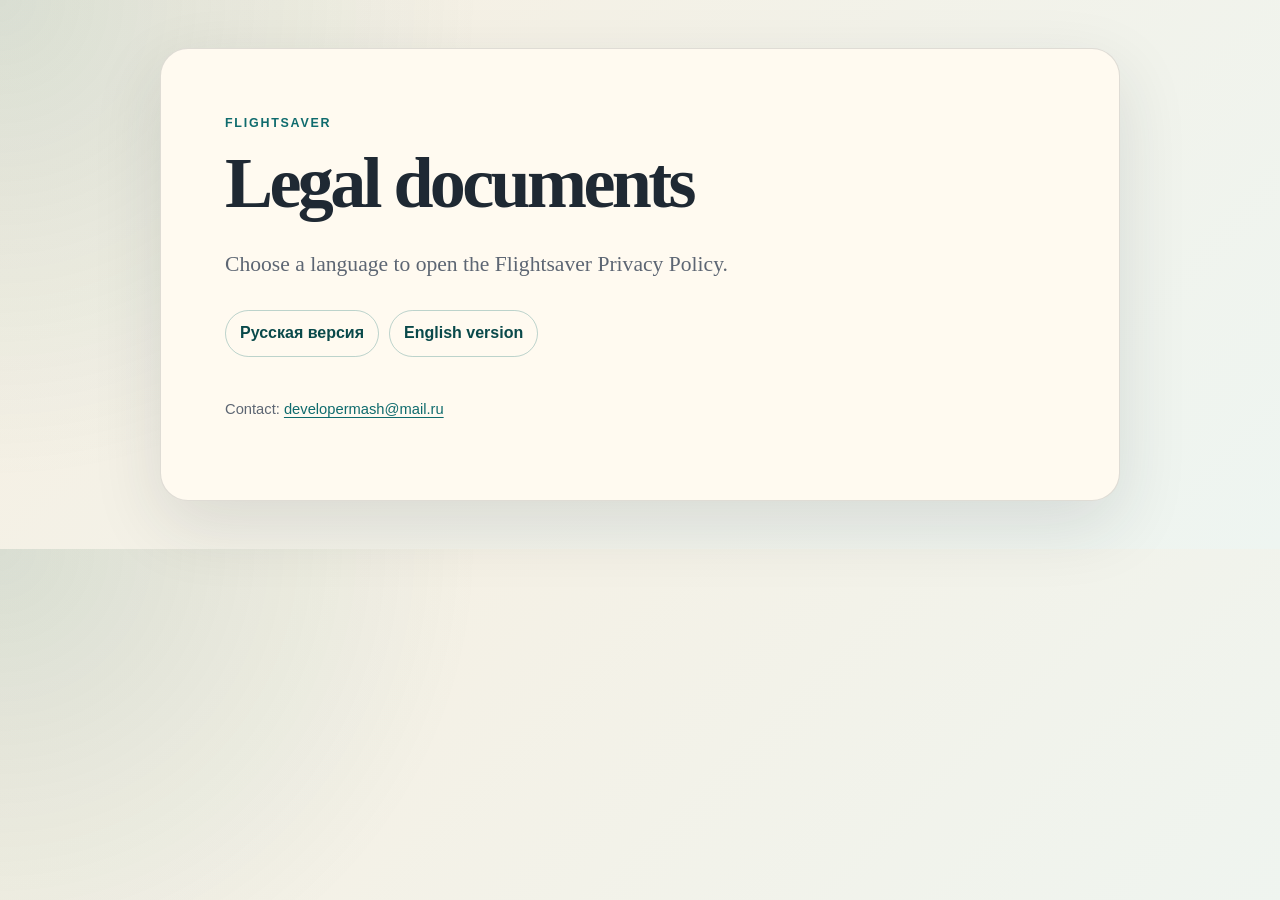
<file: index.html>
<!doctype html>
<html lang="en">
<head>
    <meta charset="utf-8">
    <meta name="viewport" content="width=device-width, initial-scale=1">
    <title>Flightsaver Legal Documents</title>
    <meta name="description" content="Flightsaver privacy policy in English and Russian.">
    <link rel="stylesheet" href="assets/styles.css">
</head>
<body>
    <main class="page">
        <article class="document">
            <p class="eyebrow">Flightsaver</p>
            <h1>Legal documents</h1>
            <p class="lead">Choose a language to open the Flightsaver Privacy Policy.</p>
            <nav class="language-switch" aria-label="Language">
                <a href="privacy/ru/">Русская версия</a>
                <a href="privacy/en/">English version</a>
            </nav>
            <p class="footer">Contact: <a href="mailto:developermash@mail.ru">developermash@mail.ru</a></p>
        </article>
    </main>
</body>
</html>
</file>
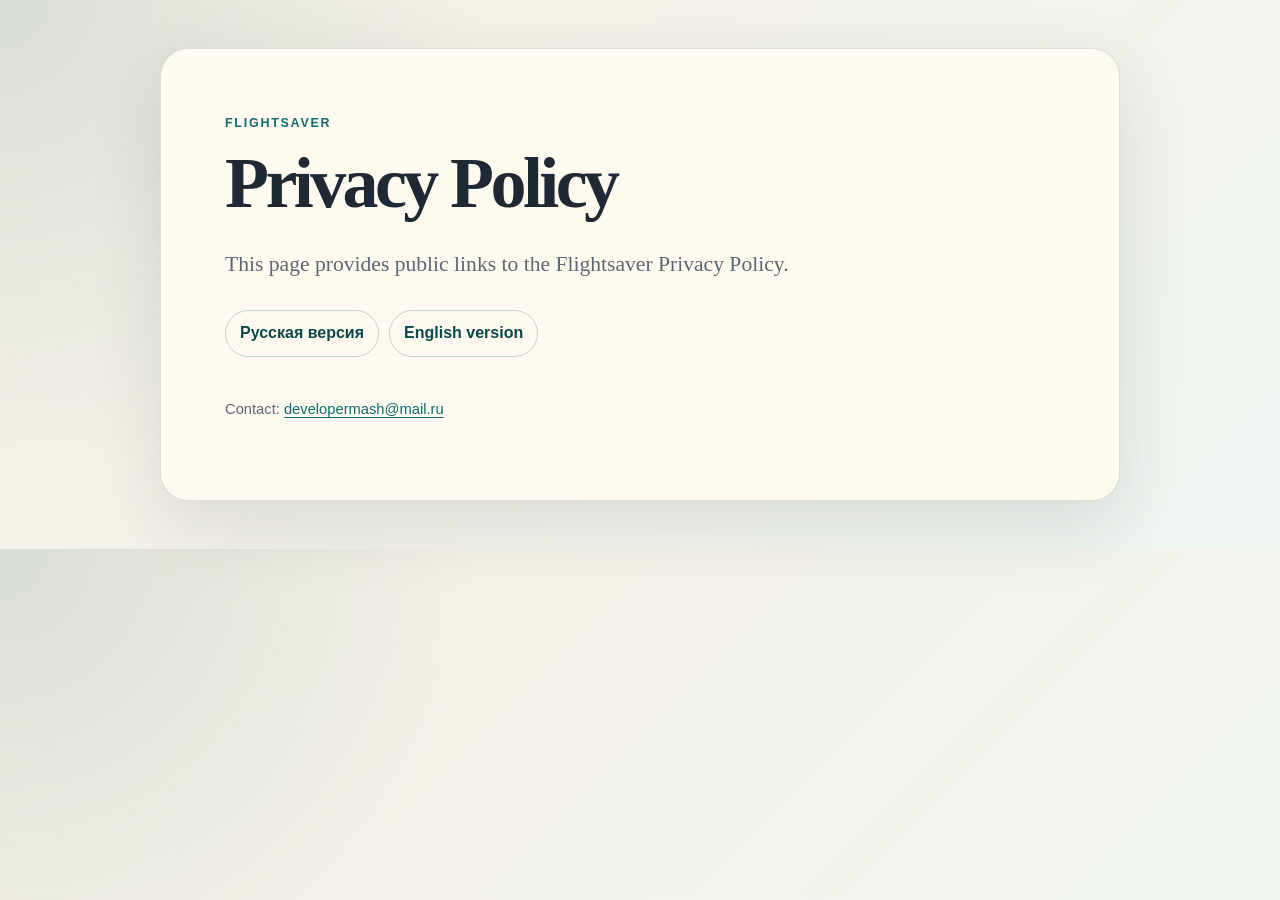
<file: privacy/index.html>
<!doctype html>
<html lang="en">
<head>
    <meta charset="utf-8">
    <meta name="viewport" content="width=device-width, initial-scale=1">
    <title>Flightsaver Privacy Policy</title>
    <meta name="description" content="Flightsaver privacy policy in English and Russian.">
    <link rel="stylesheet" href="../assets/styles.css">
</head>
<body>
    <main class="page">
        <article class="document">
            <p class="eyebrow">Flightsaver</p>
            <h1>Privacy Policy</h1>
            <p class="lead">This page provides public links to the Flightsaver Privacy Policy.</p>
            <nav class="language-switch" aria-label="Language">
                <a href="ru/">Русская версия</a>
                <a href="en/">English version</a>
            </nav>
            <p class="footer">Contact: <a href="mailto:developermash@mail.ru">developermash@mail.ru</a></p>
        </article>
    </main>
</body>
</html>
</file>
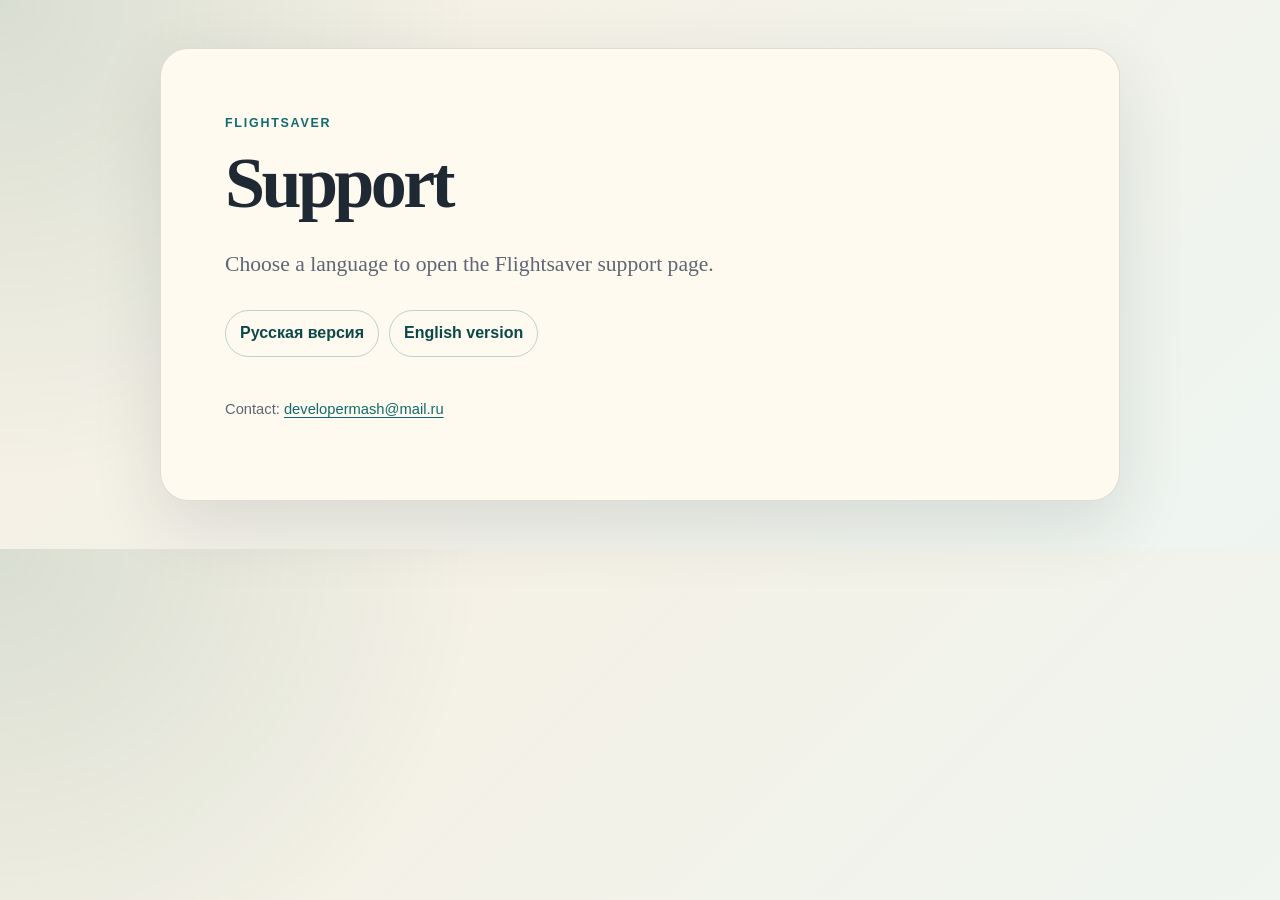
<file: support/index.html>
<!doctype html>
<html lang="en">
<head>
    <meta charset="utf-8">
    <meta name="viewport" content="width=device-width, initial-scale=1">
    <title>Flightsaver Support</title>
    <meta name="description" content="Flightsaver support page in English and Russian.">
    <link rel="stylesheet" href="../assets/styles.css">
</head>
<body>
    <main class="page">
        <article class="document">
            <p class="eyebrow">Flightsaver</p>
            <h1>Support</h1>
            <p class="lead">Choose a language to open the Flightsaver support page.</p>
            <nav class="language-switch" aria-label="Language">
                <a href="ru/">Русская версия</a>
                <a href="en/">English version</a>
            </nav>
            <p class="footer">Contact: <a href="mailto:developermash@mail.ru">developermash@mail.ru</a></p>
        </article>
    </main>
</body>
</html>
</file>
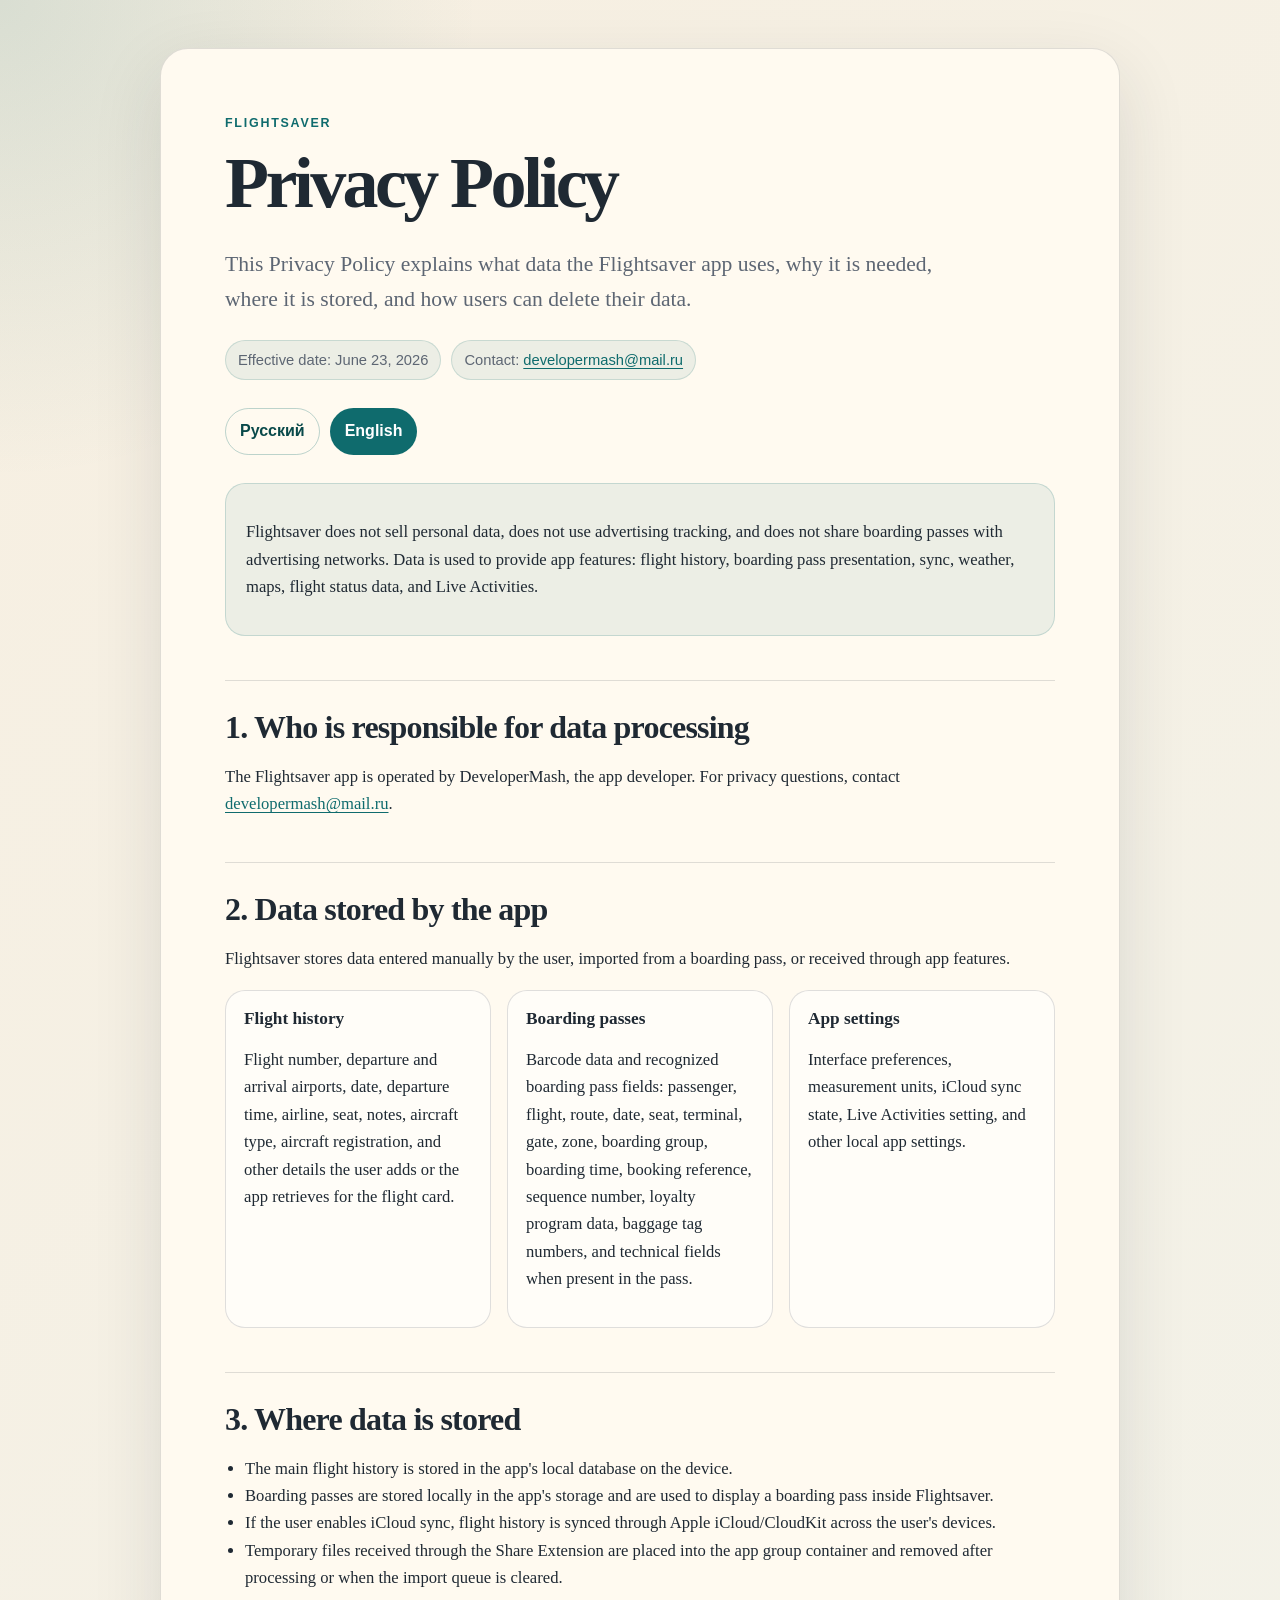
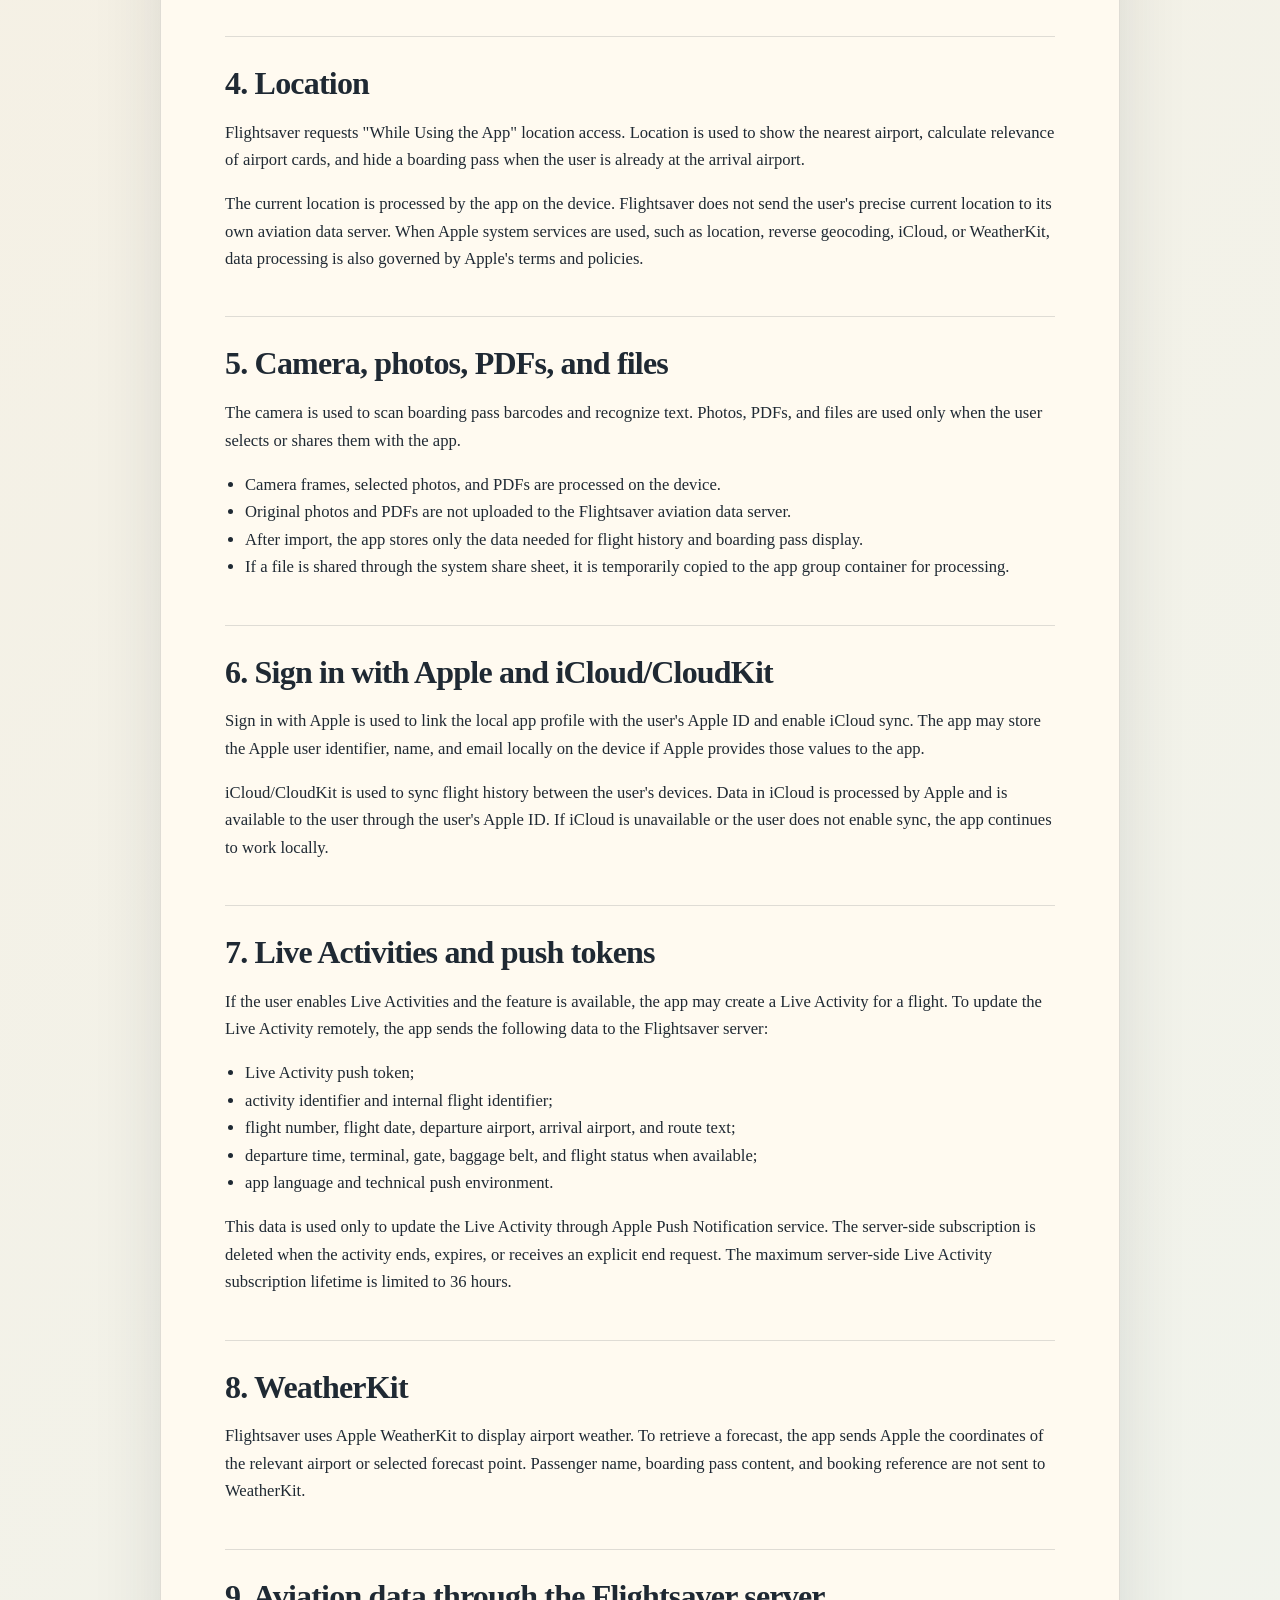
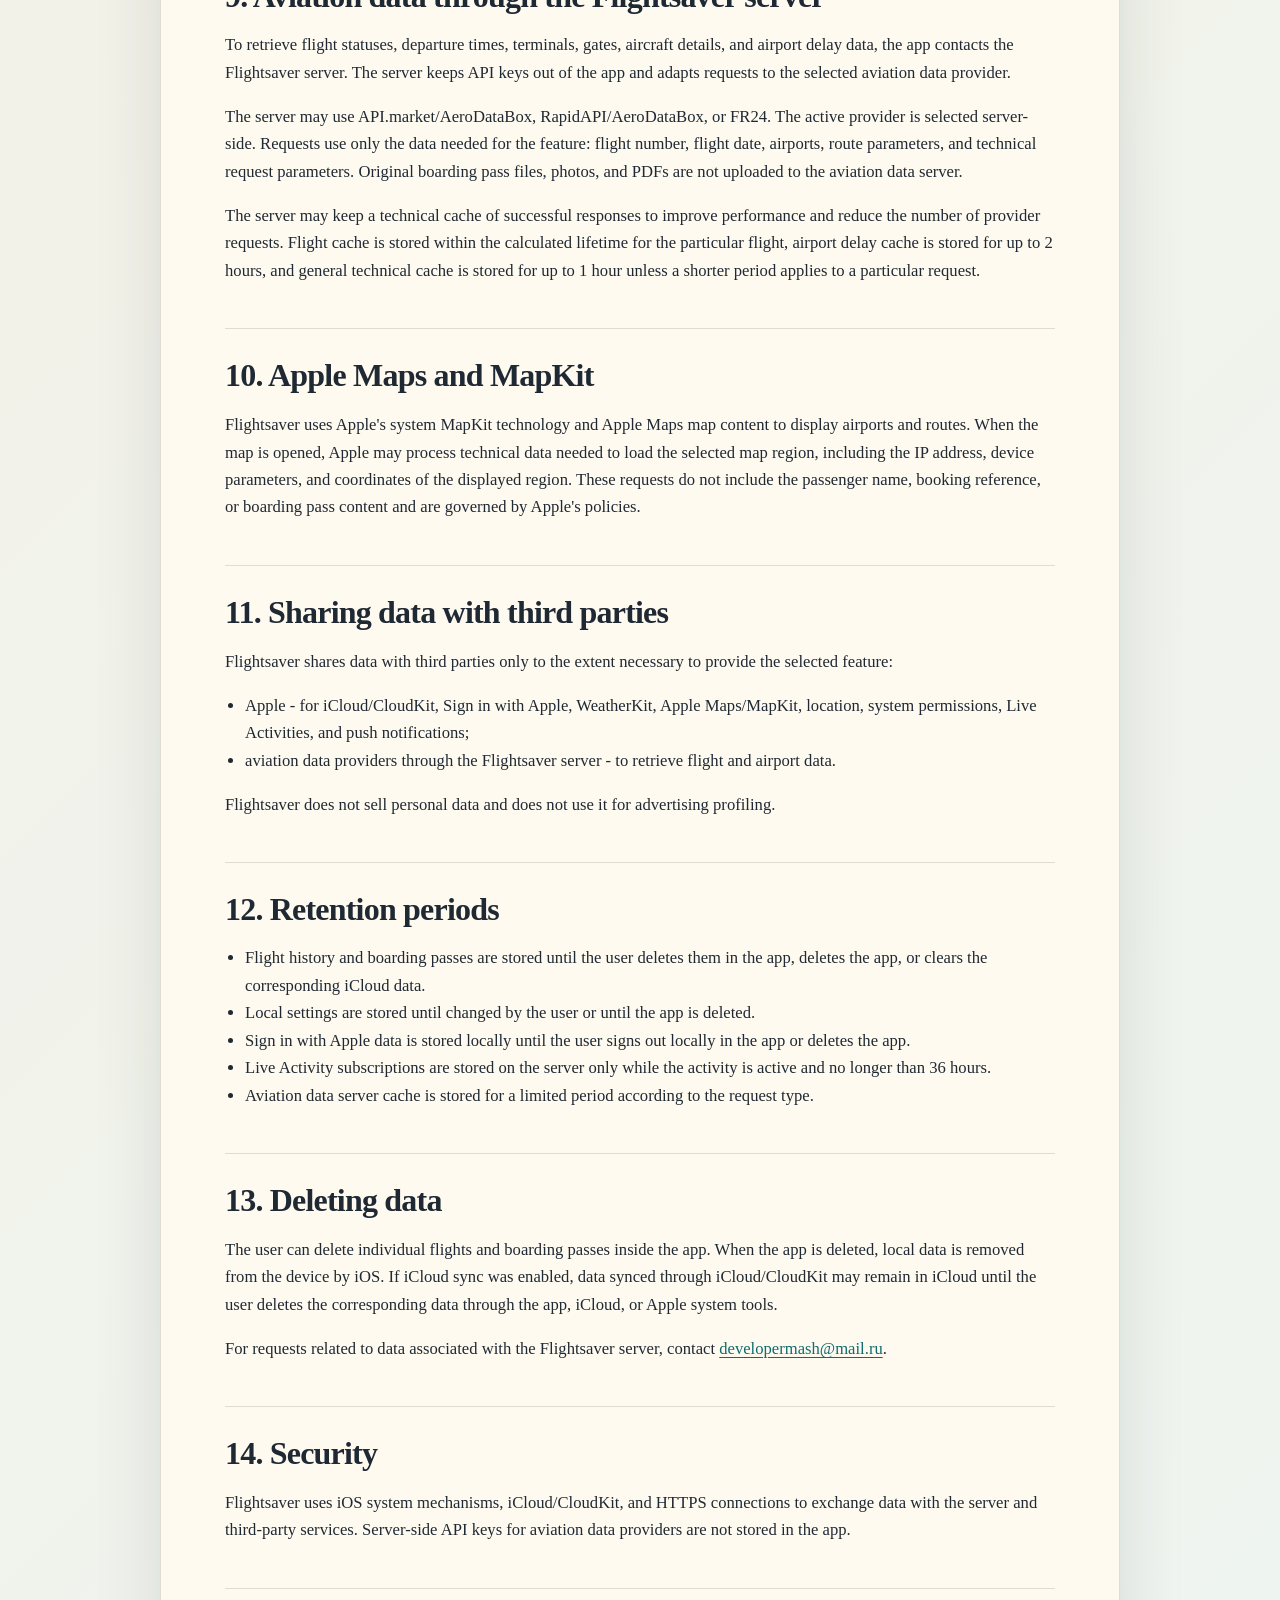
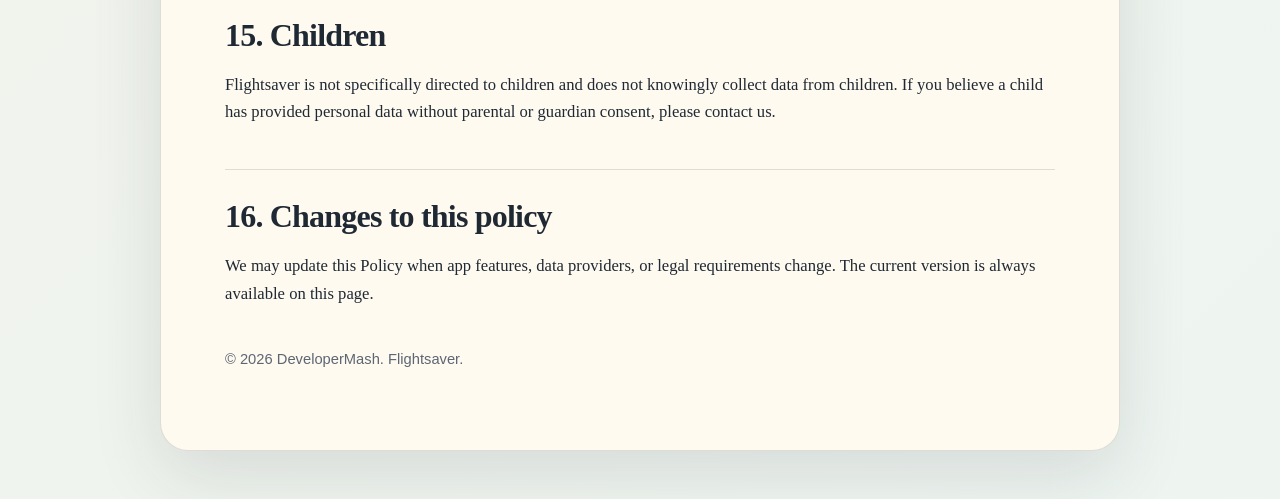
<file: privacy/en/index.html>
<!doctype html>
<html lang="en">
<head>
    <meta charset="utf-8">
    <meta name="viewport" content="width=device-width, initial-scale=1">
    <title>Flightsaver Privacy Policy</title>
    <meta name="description" content="Privacy Policy for the Flightsaver mobile app.">
    <link rel="stylesheet" href="../../assets/styles.css">
</head>
<body>
    <main class="page">
        <article class="document">
            <p class="eyebrow">Flightsaver</p>
            <h1>Privacy Policy</h1>
            <p class="lead">This Privacy Policy explains what data the Flightsaver app uses, why it is needed, where it is stored, and how users can delete their data.</p>
            <div class="meta">
                <span>Effective date: June 23, 2026</span>
                <span>Contact: <a href="mailto:developermash@mail.ru">developermash@mail.ru</a></span>
            </div>
            <nav class="language-switch" aria-label="Language">
                <a href="../ru/">Русский</a>
                <a href="./" aria-current="page">English</a>
            </nav>

            <section class="notice">
                <p>Flightsaver does not sell personal data, does not use advertising tracking, and does not share boarding passes with advertising networks. Data is used to provide app features: flight history, boarding pass presentation, sync, weather, maps, flight status data, and Live Activities.</p>
            </section>

            <section>
                <h2>1. Who is responsible for data processing</h2>
                <p>The Flightsaver app is operated by DeveloperMash, the app developer. For privacy questions, contact <a href="mailto:developermash@mail.ru">developermash@mail.ru</a>.</p>
            </section>

            <section>
                <h2>2. Data stored by the app</h2>
                <p>Flightsaver stores data entered manually by the user, imported from a boarding pass, or received through app features.</p>
                <div class="section-grid">
                    <div class="card">
                        <h3>Flight history</h3>
                        <p>Flight number, departure and arrival airports, date, departure time, airline, seat, notes, aircraft type, aircraft registration, and other details the user adds or the app retrieves for the flight card.</p>
                    </div>
                    <div class="card">
                        <h3>Boarding passes</h3>
                        <p>Barcode data and recognized boarding pass fields: passenger, flight, route, date, seat, terminal, gate, zone, boarding group, boarding time, booking reference, sequence number, loyalty program data, baggage tag numbers, and technical fields when present in the pass.</p>
                    </div>
                    <div class="card">
                        <h3>App settings</h3>
                        <p>Interface preferences, measurement units, iCloud sync state, Live Activities setting, and other local app settings.</p>
                    </div>
                </div>
            </section>

            <section>
                <h2>3. Where data is stored</h2>
                <ul>
                    <li>The main flight history is stored in the app's local database on the device.</li>
                    <li>Boarding passes are stored locally in the app's storage and are used to display a boarding pass inside Flightsaver.</li>
                    <li>If the user enables iCloud sync, flight history is synced through Apple iCloud/CloudKit across the user's devices.</li>
                    <li>Temporary files received through the Share Extension are placed into the app group container and removed after processing or when the import queue is cleared.</li>
                </ul>
            </section>

            <section>
                <h2>4. Location</h2>
                <p>Flightsaver requests "While Using the App" location access. Location is used to show the nearest airport, calculate relevance of airport cards, and hide a boarding pass when the user is already at the arrival airport.</p>
                <p>The current location is processed by the app on the device. Flightsaver does not send the user's precise current location to its own aviation data server. When Apple system services are used, such as location, reverse geocoding, iCloud, or WeatherKit, data processing is also governed by Apple's terms and policies.</p>
            </section>

            <section>
                <h2>5. Camera, photos, PDFs, and files</h2>
                <p>The camera is used to scan boarding pass barcodes and recognize text. Photos, PDFs, and files are used only when the user selects or shares them with the app.</p>
                <ul>
                    <li>Camera frames, selected photos, and PDFs are processed on the device.</li>
                    <li>Original photos and PDFs are not uploaded to the Flightsaver aviation data server.</li>
                    <li>After import, the app stores only the data needed for flight history and boarding pass display.</li>
                    <li>If a file is shared through the system share sheet, it is temporarily copied to the app group container for processing.</li>
                </ul>
            </section>

            <section>
                <h2>6. Sign in with Apple and iCloud/CloudKit</h2>
                <p>Sign in with Apple is used to link the local app profile with the user's Apple ID and enable iCloud sync. The app may store the Apple user identifier, name, and email locally on the device if Apple provides those values to the app.</p>
                <p>iCloud/CloudKit is used to sync flight history between the user's devices. Data in iCloud is processed by Apple and is available to the user through the user's Apple ID. If iCloud is unavailable or the user does not enable sync, the app continues to work locally.</p>
            </section>

            <section>
                <h2>7. Live Activities and push tokens</h2>
                <p>If the user enables Live Activities and the feature is available, the app may create a Live Activity for a flight. To update the Live Activity remotely, the app sends the following data to the Flightsaver server:</p>
                <ul>
                    <li>Live Activity push token;</li>
                    <li>activity identifier and internal flight identifier;</li>
                    <li>flight number, flight date, departure airport, arrival airport, and route text;</li>
                    <li>departure time, terminal, gate, baggage belt, and flight status when available;</li>
                    <li>app language and technical push environment.</li>
                </ul>
                <p>This data is used only to update the Live Activity through Apple Push Notification service. The server-side subscription is deleted when the activity ends, expires, or receives an explicit end request. The maximum server-side Live Activity subscription lifetime is limited to 36 hours.</p>
            </section>

            <section>
                <h2>8. WeatherKit</h2>
                <p>Flightsaver uses Apple WeatherKit to display airport weather. To retrieve a forecast, the app sends Apple the coordinates of the relevant airport or selected forecast point. Passenger name, boarding pass content, and booking reference are not sent to WeatherKit.</p>
            </section>

            <section>
                <h2>9. Aviation data through the Flightsaver server</h2>
                <p>To retrieve flight statuses, departure times, terminals, gates, aircraft details, and airport delay data, the app contacts the Flightsaver server. The server keeps API keys out of the app and adapts requests to the selected aviation data provider.</p>
                <p>The server may use API.market/AeroDataBox, RapidAPI/AeroDataBox, or FR24. The active provider is selected server-side. Requests use only the data needed for the feature: flight number, flight date, airports, route parameters, and technical request parameters. Original boarding pass files, photos, and PDFs are not uploaded to the aviation data server.</p>
                <p>The server may keep a technical cache of successful responses to improve performance and reduce the number of provider requests. Flight cache is stored within the calculated lifetime for the particular flight, airport delay cache is stored for up to 2 hours, and general technical cache is stored for up to 1 hour unless a shorter period applies to a particular request.</p>
            </section>

            <section>
                <h2>10. Apple Maps and MapKit</h2>
                <p>Flightsaver uses Apple's system MapKit technology and Apple Maps map content to display airports and routes. When the map is opened, Apple may process technical data needed to load the selected map region, including the IP address, device parameters, and coordinates of the displayed region. These requests do not include the passenger name, booking reference, or boarding pass content and are governed by Apple's policies.</p>
            </section>

            <section>
                <h2>11. Sharing data with third parties</h2>
                <p>Flightsaver shares data with third parties only to the extent necessary to provide the selected feature:</p>
                <ul>
                    <li>Apple - for iCloud/CloudKit, Sign in with Apple, WeatherKit, Apple Maps/MapKit, location, system permissions, Live Activities, and push notifications;</li>
                    <li>aviation data providers through the Flightsaver server - to retrieve flight and airport data.</li>
                </ul>
                <p>Flightsaver does not sell personal data and does not use it for advertising profiling.</p>
            </section>

            <section>
                <h2>12. Retention periods</h2>
                <ul>
                    <li>Flight history and boarding passes are stored until the user deletes them in the app, deletes the app, or clears the corresponding iCloud data.</li>
                    <li>Local settings are stored until changed by the user or until the app is deleted.</li>
                    <li>Sign in with Apple data is stored locally until the user signs out locally in the app or deletes the app.</li>
                    <li>Live Activity subscriptions are stored on the server only while the activity is active and no longer than 36 hours.</li>
                    <li>Aviation data server cache is stored for a limited period according to the request type.</li>
                </ul>
            </section>

            <section>
                <h2>13. Deleting data</h2>
                <p>The user can delete individual flights and boarding passes inside the app. When the app is deleted, local data is removed from the device by iOS. If iCloud sync was enabled, data synced through iCloud/CloudKit may remain in iCloud until the user deletes the corresponding data through the app, iCloud, or Apple system tools.</p>
                <p>For requests related to data associated with the Flightsaver server, contact <a href="mailto:developermash@mail.ru">developermash@mail.ru</a>.</p>
            </section>

            <section>
                <h2>14. Security</h2>
                <p>Flightsaver uses iOS system mechanisms, iCloud/CloudKit, and HTTPS connections to exchange data with the server and third-party services. Server-side API keys for aviation data providers are not stored in the app.</p>
            </section>

            <section>
                <h2>15. Children</h2>
                <p>Flightsaver is not specifically directed to children and does not knowingly collect data from children. If you believe a child has provided personal data without parental or guardian consent, please contact us.</p>
            </section>

            <section>
                <h2>16. Changes to this policy</h2>
                <p>We may update this Policy when app features, data providers, or legal requirements change. The current version is always available on this page.</p>
            </section>

            <p class="footer">© 2026 DeveloperMash. Flightsaver.</p>
        </article>
    </main>
</body>
</html>
</file>
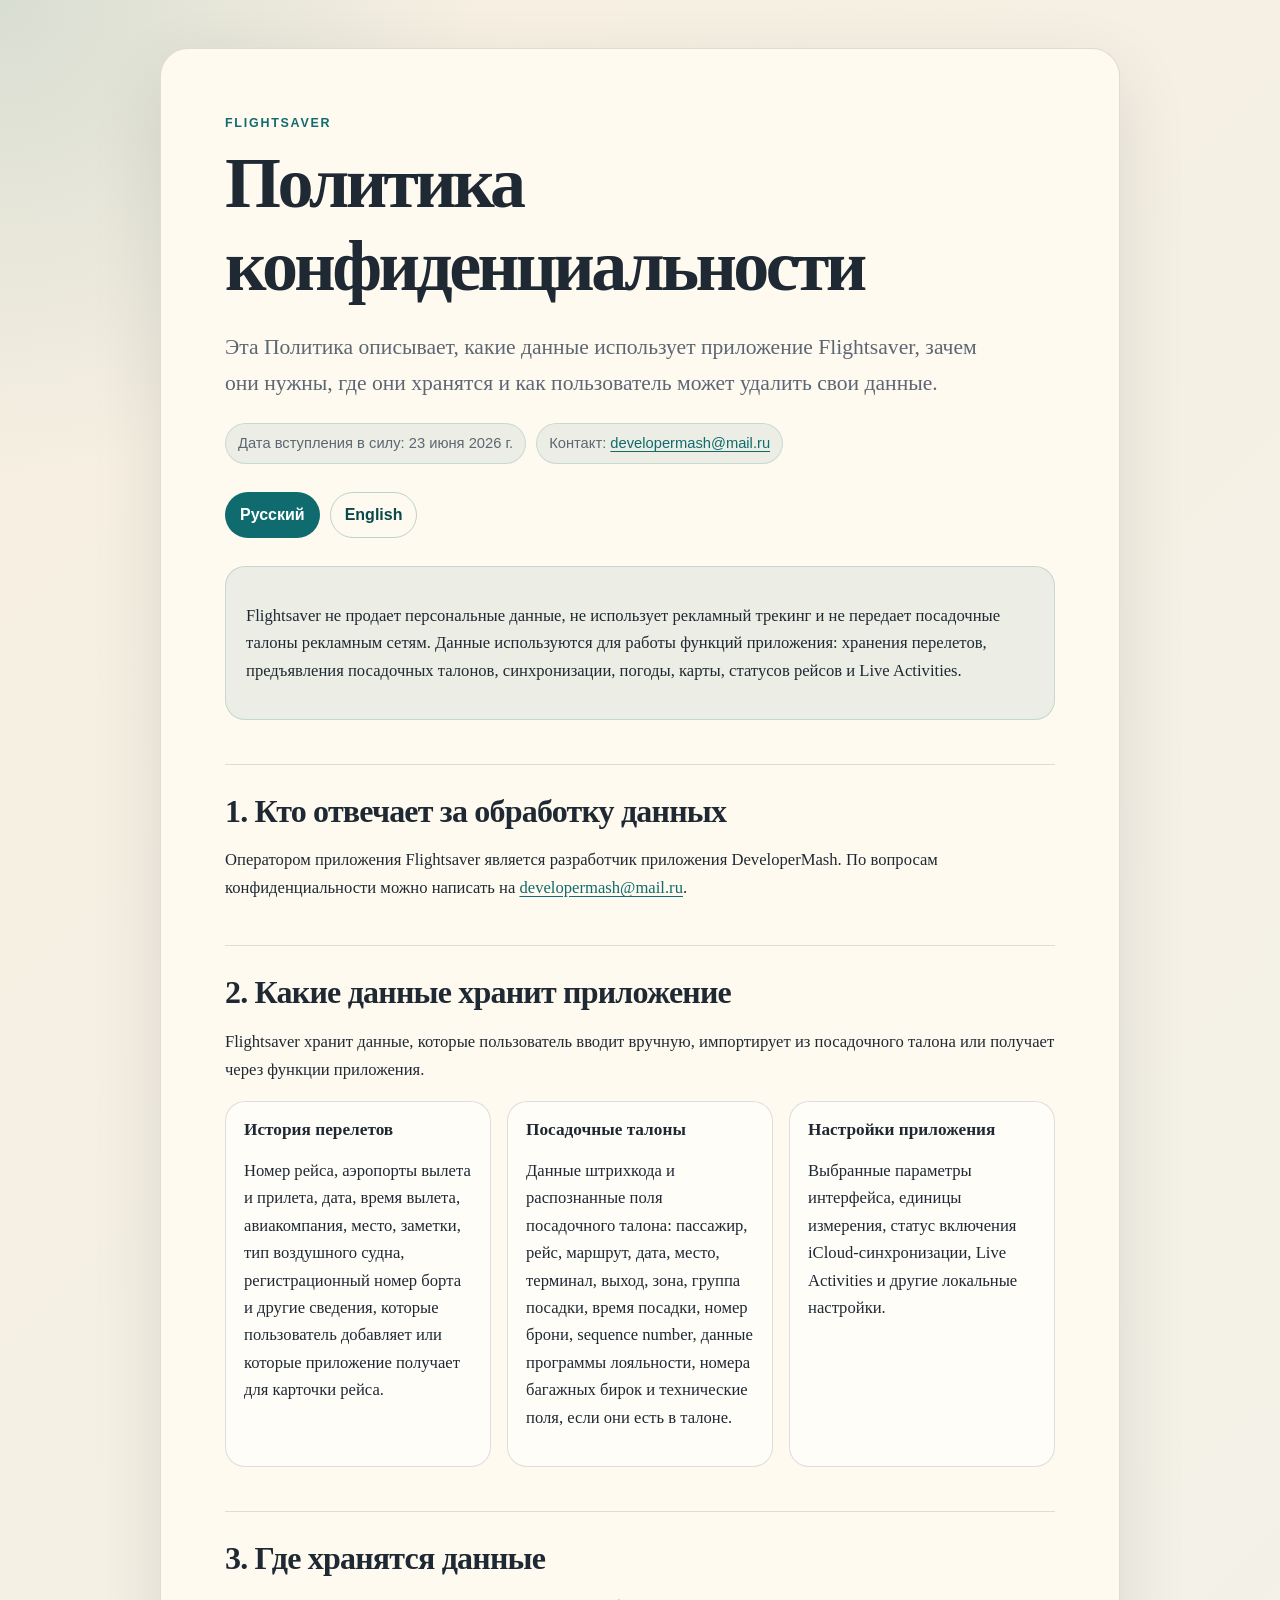
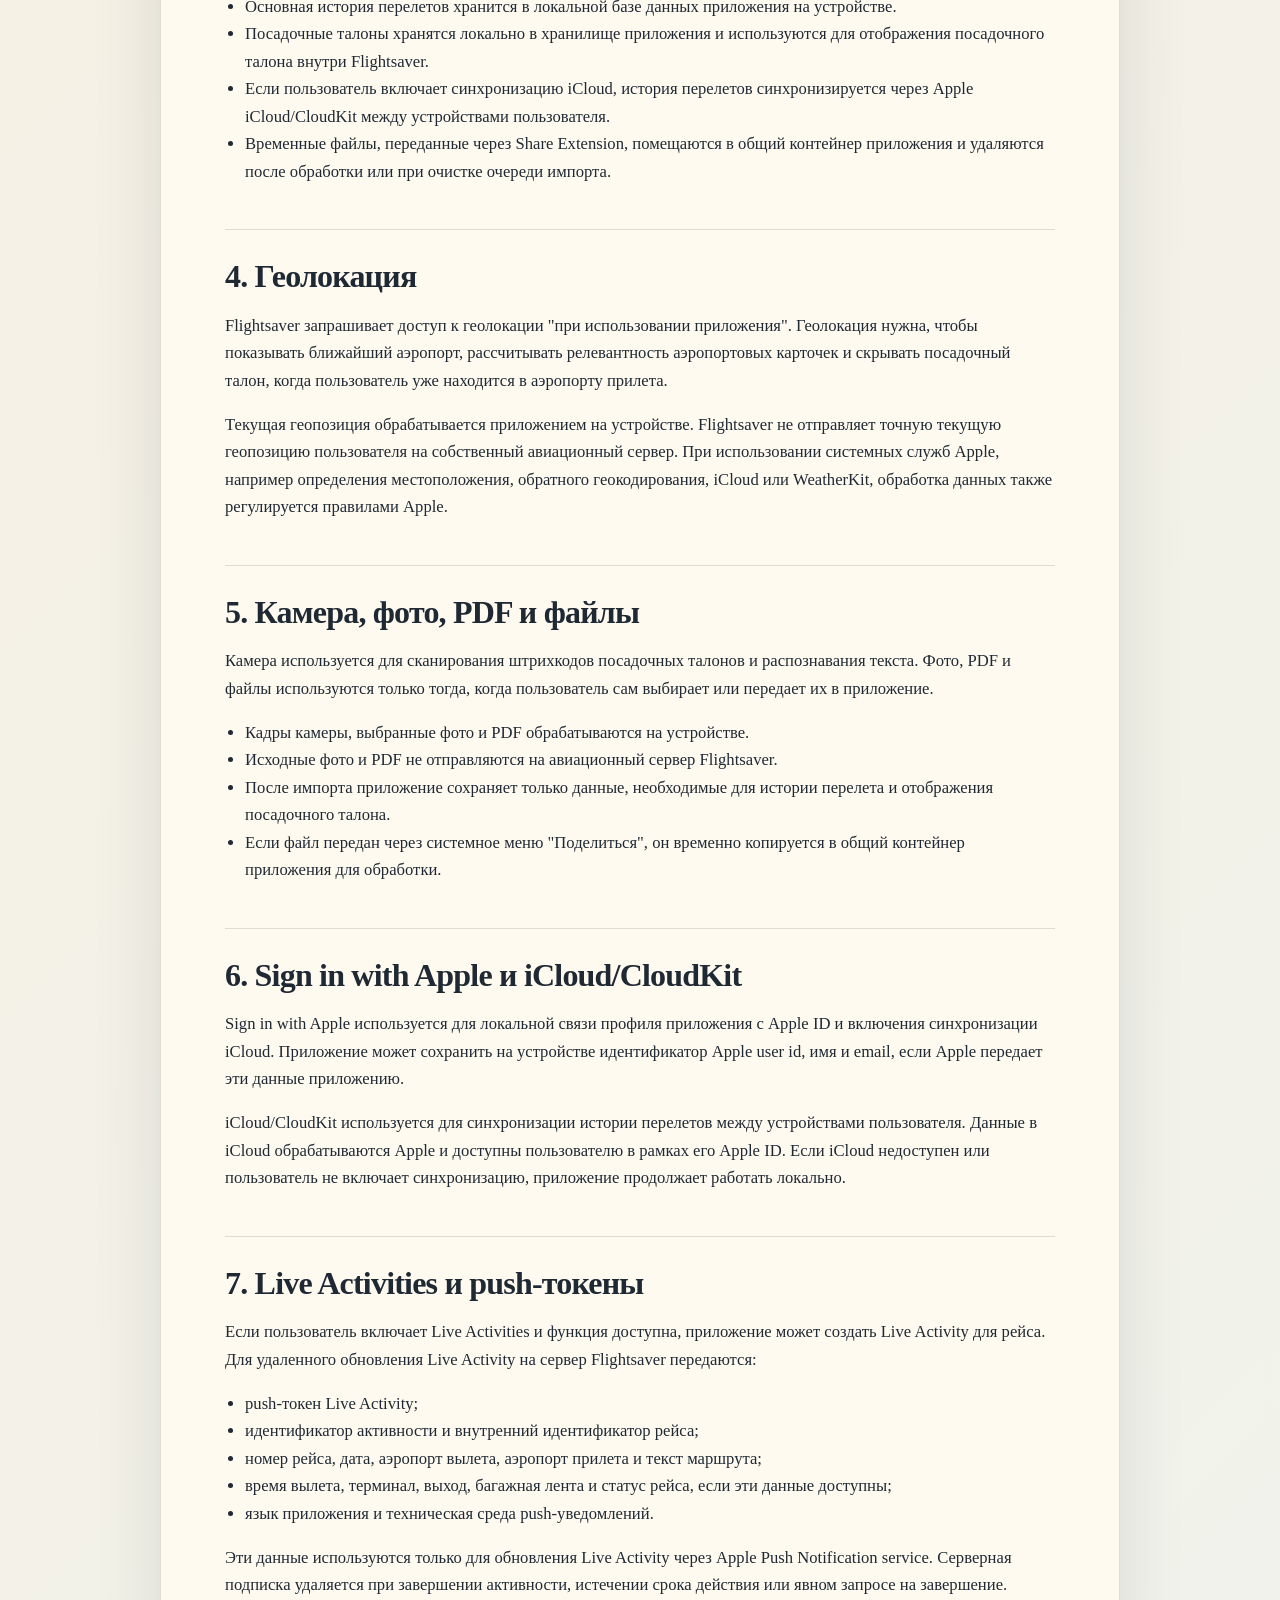
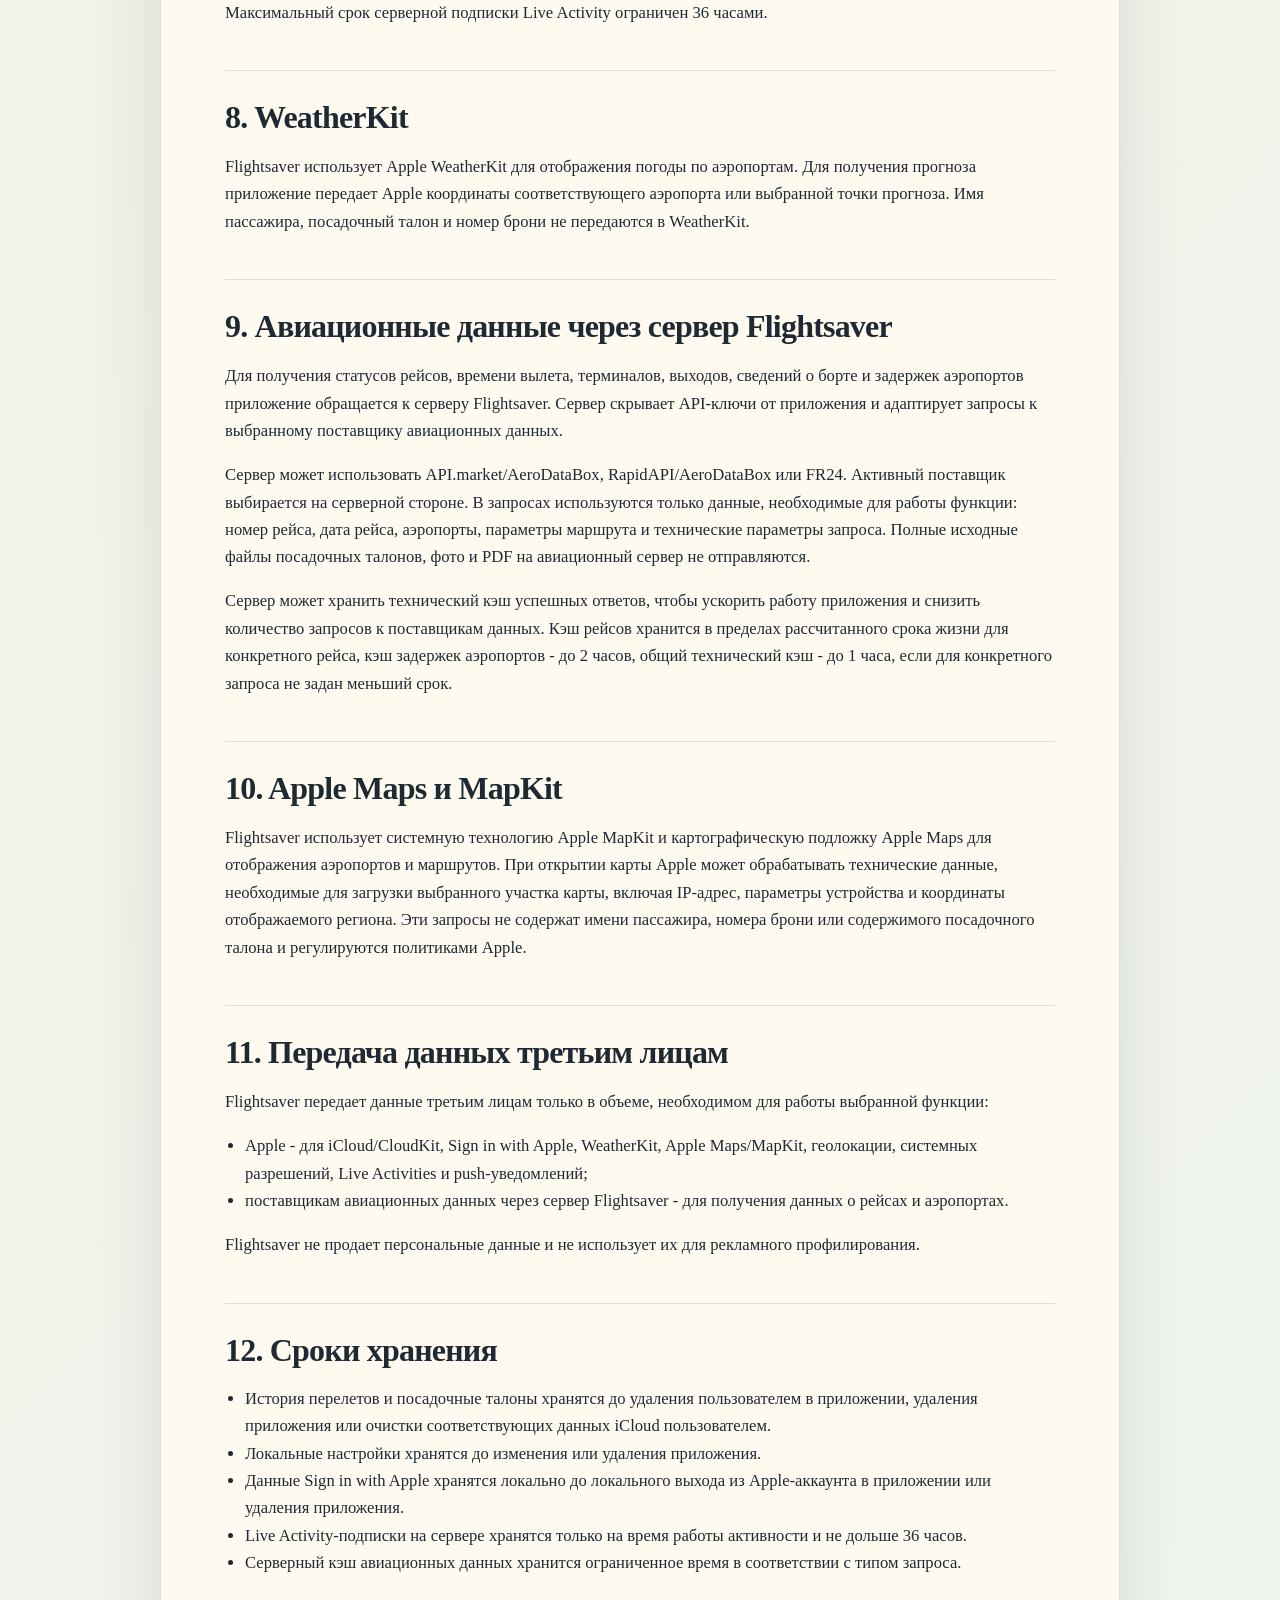
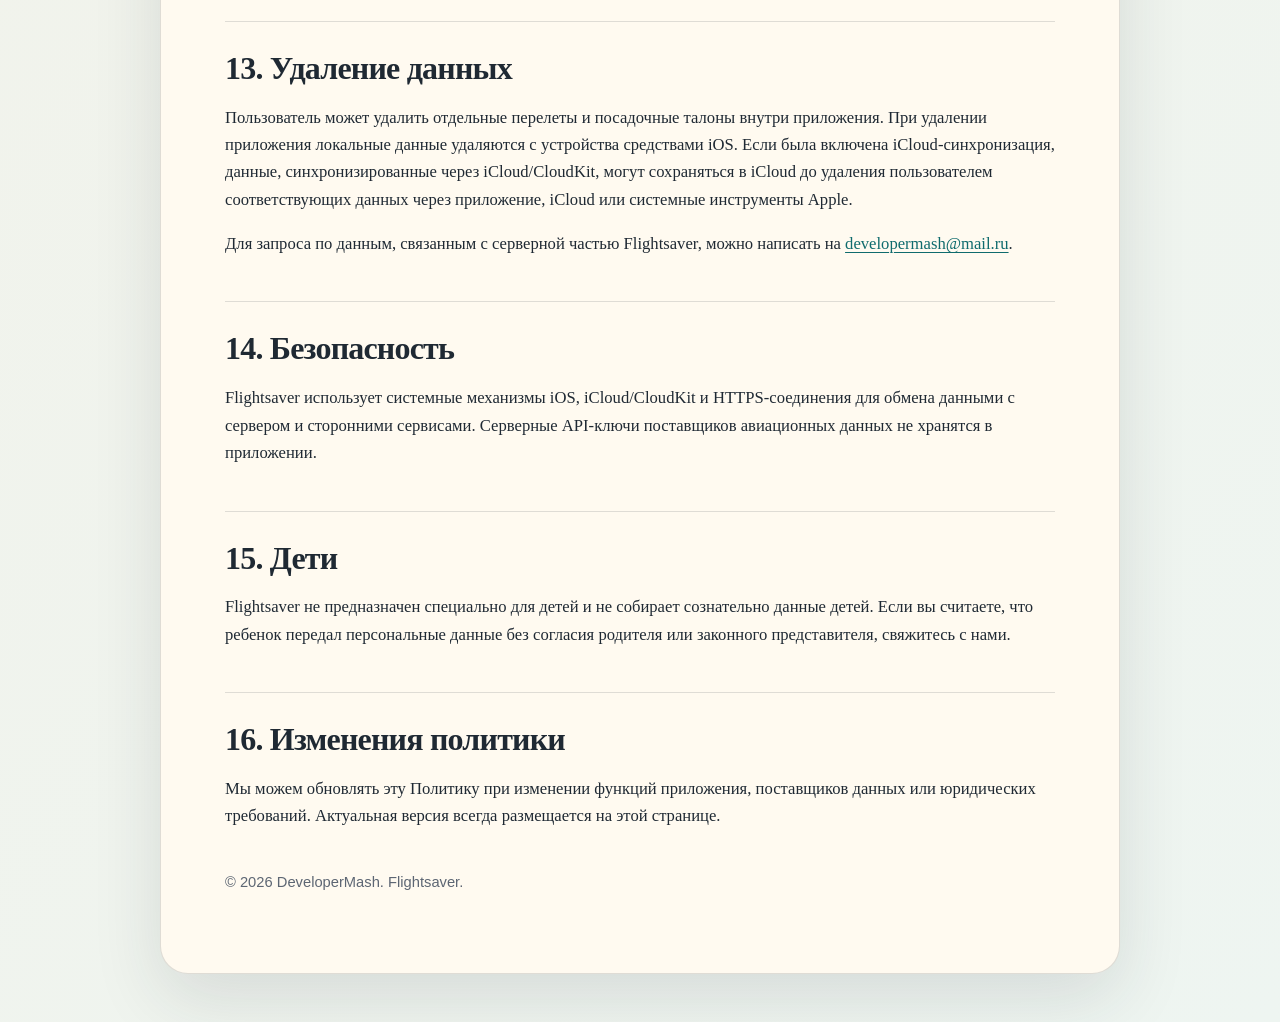
<file: privacy/ru/index.html>
<!doctype html>
<html lang="ru">
<head>
    <meta charset="utf-8">
    <meta name="viewport" content="width=device-width, initial-scale=1">
    <title>Политика конфиденциальности Flightsaver</title>
    <meta name="description" content="Политика конфиденциальности мобильного приложения Flightsaver.">
    <link rel="stylesheet" href="../../assets/styles.css">
</head>
<body>
    <main class="page">
        <article class="document">
            <p class="eyebrow">Flightsaver</p>
            <h1>Политика конфиденциальности</h1>
            <p class="lead">Эта Политика описывает, какие данные использует приложение Flightsaver, зачем они нужны, где они хранятся и как пользователь может удалить свои данные.</p>
            <div class="meta">
                <span>Дата вступления в силу: 23 июня 2026 г.</span>
                <span>Контакт: <a href="mailto:developermash@mail.ru">developermash@mail.ru</a></span>
            </div>
            <nav class="language-switch" aria-label="Выбор языка">
                <a href="./" aria-current="page">Русский</a>
                <a href="../en/">English</a>
            </nav>

            <section class="notice">
                <p>Flightsaver не продает персональные данные, не использует рекламный трекинг и не передает посадочные талоны рекламным сетям. Данные используются для работы функций приложения: хранения перелетов, предъявления посадочных талонов, синхронизации, погоды, карты, статусов рейсов и Live Activities.</p>
            </section>

            <section>
                <h2>1. Кто отвечает за обработку данных</h2>
                <p>Оператором приложения Flightsaver является разработчик приложения DeveloperMash. По вопросам конфиденциальности можно написать на <a href="mailto:developermash@mail.ru">developermash@mail.ru</a>.</p>
            </section>

            <section>
                <h2>2. Какие данные хранит приложение</h2>
                <p>Flightsaver хранит данные, которые пользователь вводит вручную, импортирует из посадочного талона или получает через функции приложения.</p>
                <div class="section-grid">
                    <div class="card">
                        <h3>История перелетов</h3>
                        <p>Номер рейса, аэропорты вылета и прилета, дата, время вылета, авиакомпания, место, заметки, тип воздушного судна, регистрационный номер борта и другие сведения, которые пользователь добавляет или которые приложение получает для карточки рейса.</p>
                    </div>
                    <div class="card">
                        <h3>Посадочные талоны</h3>
                        <p>Данные штрихкода и распознанные поля посадочного талона: пассажир, рейс, маршрут, дата, место, терминал, выход, зона, группа посадки, время посадки, номер брони, sequence number, данные программы лояльности, номера багажных бирок и технические поля, если они есть в талоне.</p>
                    </div>
                    <div class="card">
                        <h3>Настройки приложения</h3>
                        <p>Выбранные параметры интерфейса, единицы измерения, статус включения iCloud-синхронизации, Live Activities и другие локальные настройки.</p>
                    </div>
                </div>
            </section>

            <section>
                <h2>3. Где хранятся данные</h2>
                <ul>
                    <li>Основная история перелетов хранится в локальной базе данных приложения на устройстве.</li>
                    <li>Посадочные талоны хранятся локально в хранилище приложения и используются для отображения посадочного талона внутри Flightsaver.</li>
                    <li>Если пользователь включает синхронизацию iCloud, история перелетов синхронизируется через Apple iCloud/CloudKit между устройствами пользователя.</li>
                    <li>Временные файлы, переданные через Share Extension, помещаются в общий контейнер приложения и удаляются после обработки или при очистке очереди импорта.</li>
                </ul>
            </section>

            <section>
                <h2>4. Геолокация</h2>
                <p>Flightsaver запрашивает доступ к геолокации "при использовании приложения". Геолокация нужна, чтобы показывать ближайший аэропорт, рассчитывать релевантность аэропортовых карточек и скрывать посадочный талон, когда пользователь уже находится в аэропорту прилета.</p>
                <p>Текущая геопозиция обрабатывается приложением на устройстве. Flightsaver не отправляет точную текущую геопозицию пользователя на собственный авиационный сервер. При использовании системных служб Apple, например определения местоположения, обратного геокодирования, iCloud или WeatherKit, обработка данных также регулируется правилами Apple.</p>
            </section>

            <section>
                <h2>5. Камера, фото, PDF и файлы</h2>
                <p>Камера используется для сканирования штрихкодов посадочных талонов и распознавания текста. Фото, PDF и файлы используются только тогда, когда пользователь сам выбирает или передает их в приложение.</p>
                <ul>
                    <li>Кадры камеры, выбранные фото и PDF обрабатываются на устройстве.</li>
                    <li>Исходные фото и PDF не отправляются на авиационный сервер Flightsaver.</li>
                    <li>После импорта приложение сохраняет только данные, необходимые для истории перелета и отображения посадочного талона.</li>
                    <li>Если файл передан через системное меню "Поделиться", он временно копируется в общий контейнер приложения для обработки.</li>
                </ul>
            </section>

            <section>
                <h2>6. Sign in with Apple и iCloud/CloudKit</h2>
                <p>Sign in with Apple используется для локальной связи профиля приложения с Apple ID и включения синхронизации iCloud. Приложение может сохранить на устройстве идентификатор Apple user id, имя и email, если Apple передает эти данные приложению.</p>
                <p>iCloud/CloudKit используется для синхронизации истории перелетов между устройствами пользователя. Данные в iCloud обрабатываются Apple и доступны пользователю в рамках его Apple ID. Если iCloud недоступен или пользователь не включает синхронизацию, приложение продолжает работать локально.</p>
            </section>

            <section>
                <h2>7. Live Activities и push-токены</h2>
                <p>Если пользователь включает Live Activities и функция доступна, приложение может создать Live Activity для рейса. Для удаленного обновления Live Activity на сервер Flightsaver передаются:</p>
                <ul>
                    <li>push-токен Live Activity;</li>
                    <li>идентификатор активности и внутренний идентификатор рейса;</li>
                    <li>номер рейса, дата, аэропорт вылета, аэропорт прилета и текст маршрута;</li>
                    <li>время вылета, терминал, выход, багажная лента и статус рейса, если эти данные доступны;</li>
                    <li>язык приложения и техническая среда push-уведомлений.</li>
                </ul>
                <p>Эти данные используются только для обновления Live Activity через Apple Push Notification service. Серверная подписка удаляется при завершении активности, истечении срока действия или явном запросе на завершение. Максимальный срок серверной подписки Live Activity ограничен 36 часами.</p>
            </section>

            <section>
                <h2>8. WeatherKit</h2>
                <p>Flightsaver использует Apple WeatherKit для отображения погоды по аэропортам. Для получения прогноза приложение передает Apple координаты соответствующего аэропорта или выбранной точки прогноза. Имя пассажира, посадочный талон и номер брони не передаются в WeatherKit.</p>
            </section>

            <section>
                <h2>9. Авиационные данные через сервер Flightsaver</h2>
                <p>Для получения статусов рейсов, времени вылета, терминалов, выходов, сведений о борте и задержек аэропортов приложение обращается к серверу Flightsaver. Сервер скрывает API-ключи от приложения и адаптирует запросы к выбранному поставщику авиационных данных.</p>
                <p>Сервер может использовать API.market/AeroDataBox, RapidAPI/AeroDataBox или FR24. Активный поставщик выбирается на серверной стороне. В запросах используются только данные, необходимые для работы функции: номер рейса, дата рейса, аэропорты, параметры маршрута и технические параметры запроса. Полные исходные файлы посадочных талонов, фото и PDF на авиационный сервер не отправляются.</p>
                <p>Сервер может хранить технический кэш успешных ответов, чтобы ускорить работу приложения и снизить количество запросов к поставщикам данных. Кэш рейсов хранится в пределах рассчитанного срока жизни для конкретного рейса, кэш задержек аэропортов - до 2 часов, общий технический кэш - до 1 часа, если для конкретного запроса не задан меньший срок.</p>
            </section>

            <section>
                <h2>10. Apple Maps и MapKit</h2>
                <p>Flightsaver использует системную технологию Apple MapKit и картографическую подложку Apple Maps для отображения аэропортов и маршрутов. При открытии карты Apple может обрабатывать технические данные, необходимые для загрузки выбранного участка карты, включая IP-адрес, параметры устройства и координаты отображаемого региона. Эти запросы не содержат имени пассажира, номера брони или содержимого посадочного талона и регулируются политиками Apple.</p>
            </section>

            <section>
                <h2>11. Передача данных третьим лицам</h2>
                <p>Flightsaver передает данные третьим лицам только в объеме, необходимом для работы выбранной функции:</p>
                <ul>
                    <li>Apple - для iCloud/CloudKit, Sign in with Apple, WeatherKit, Apple Maps/MapKit, геолокации, системных разрешений, Live Activities и push-уведомлений;</li>
                    <li>поставщикам авиационных данных через сервер Flightsaver - для получения данных о рейсах и аэропортах.</li>
                </ul>
                <p>Flightsaver не продает персональные данные и не использует их для рекламного профилирования.</p>
            </section>

            <section>
                <h2>12. Сроки хранения</h2>
                <ul>
                    <li>История перелетов и посадочные талоны хранятся до удаления пользователем в приложении, удаления приложения или очистки соответствующих данных iCloud пользователем.</li>
                    <li>Локальные настройки хранятся до изменения или удаления приложения.</li>
                    <li>Данные Sign in with Apple хранятся локально до локального выхода из Apple-аккаунта в приложении или удаления приложения.</li>
                    <li>Live Activity-подписки на сервере хранятся только на время работы активности и не дольше 36 часов.</li>
                    <li>Серверный кэш авиационных данных хранится ограниченное время в соответствии с типом запроса.</li>
                </ul>
            </section>

            <section>
                <h2>13. Удаление данных</h2>
                <p>Пользователь может удалить отдельные перелеты и посадочные талоны внутри приложения. При удалении приложения локальные данные удаляются с устройства средствами iOS. Если была включена iCloud-синхронизация, данные, синхронизированные через iCloud/CloudKit, могут сохраняться в iCloud до удаления пользователем соответствующих данных через приложение, iCloud или системные инструменты Apple.</p>
                <p>Для запроса по данным, связанным с серверной частью Flightsaver, можно написать на <a href="mailto:developermash@mail.ru">developermash@mail.ru</a>.</p>
            </section>

            <section>
                <h2>14. Безопасность</h2>
                <p>Flightsaver использует системные механизмы iOS, iCloud/CloudKit и HTTPS-соединения для обмена данными с сервером и сторонними сервисами. Серверные API-ключи поставщиков авиационных данных не хранятся в приложении.</p>
            </section>

            <section>
                <h2>15. Дети</h2>
                <p>Flightsaver не предназначен специально для детей и не собирает сознательно данные детей. Если вы считаете, что ребенок передал персональные данные без согласия родителя или законного представителя, свяжитесь с нами.</p>
            </section>

            <section>
                <h2>16. Изменения политики</h2>
                <p>Мы можем обновлять эту Политику при изменении функций приложения, поставщиков данных или юридических требований. Актуальная версия всегда размещается на этой странице.</p>
            </section>

            <p class="footer">© 2026 DeveloperMash. Flightsaver.</p>
        </article>
    </main>
</body>
</html>
</file>
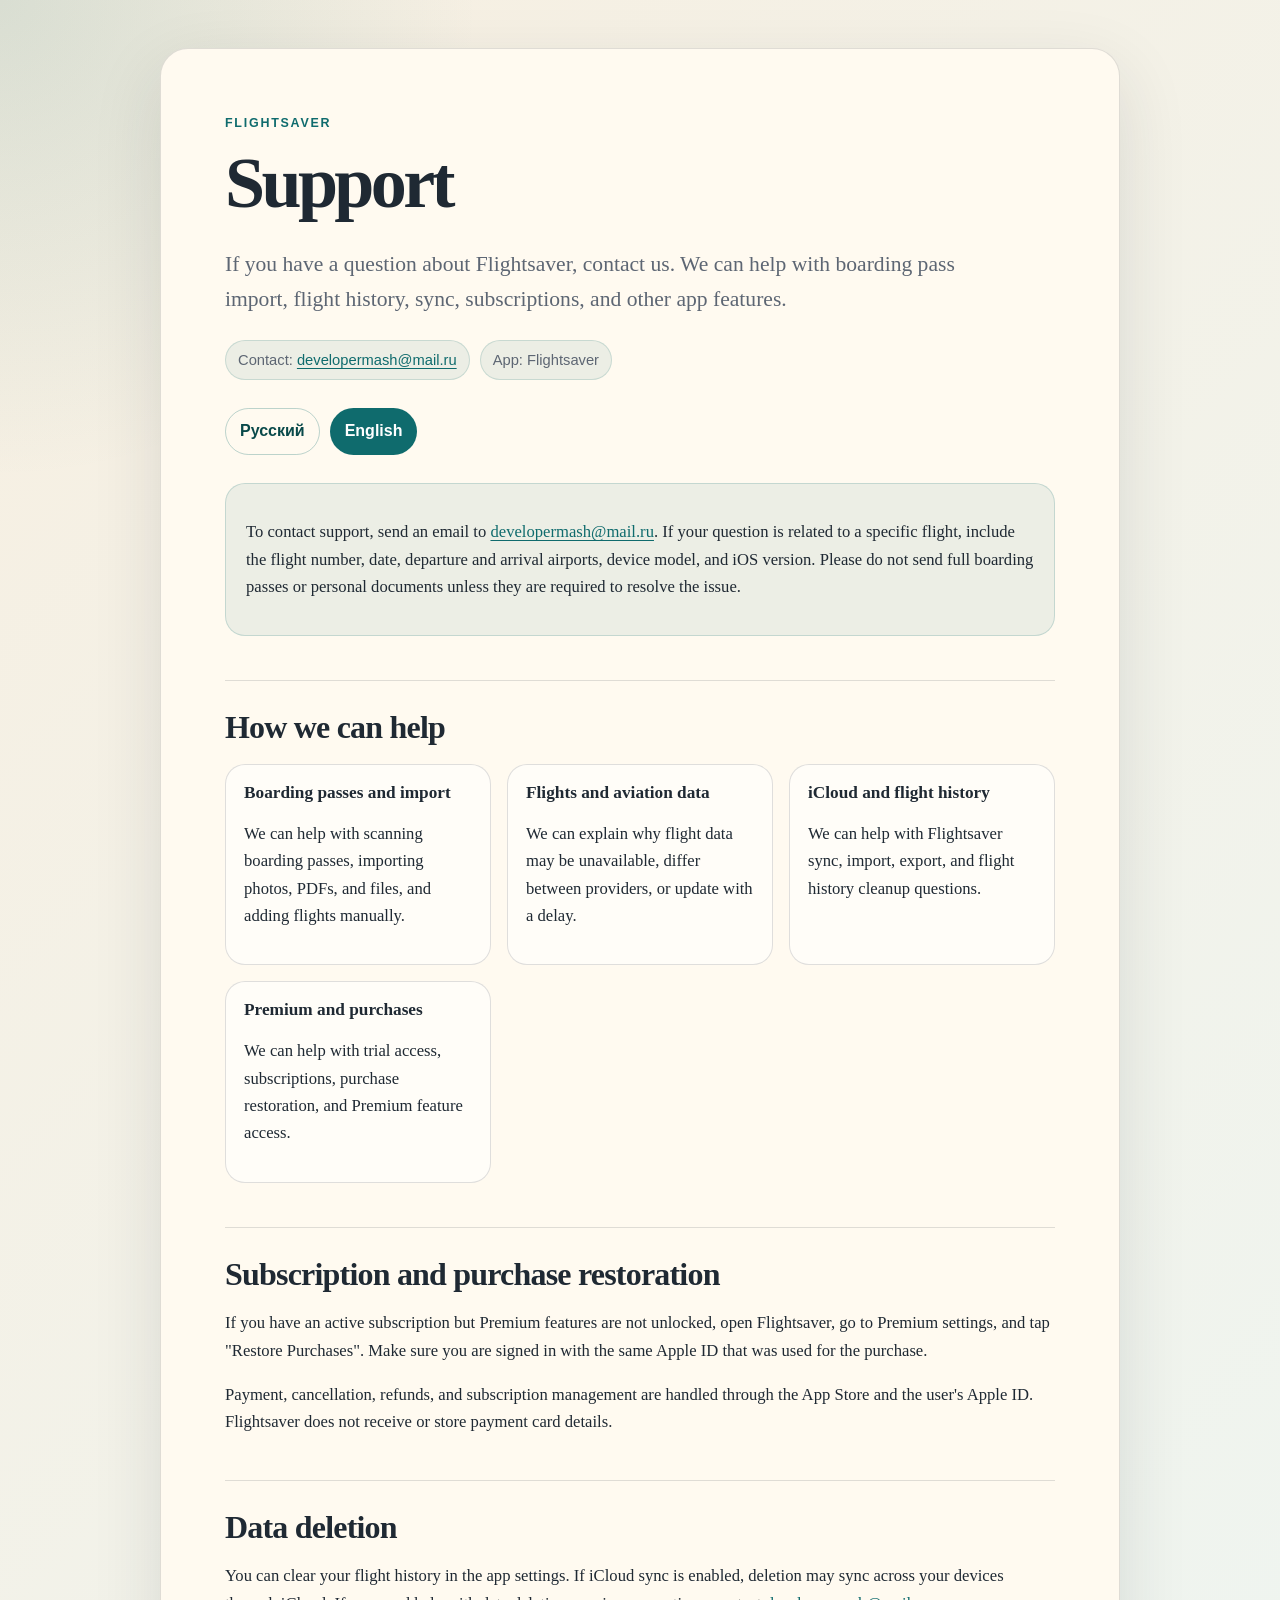
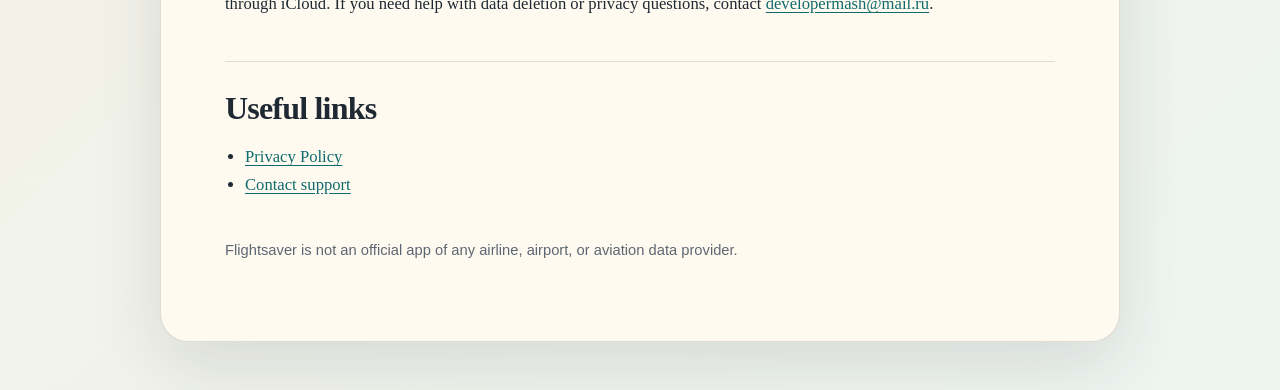
<file: support/en/index.html>
<!doctype html>
<html lang="en">
<head>
    <meta charset="utf-8">
    <meta name="viewport" content="width=device-width, initial-scale=1">
    <title>Flightsaver Support</title>
    <meta name="description" content="Support page for the Flightsaver mobile app.">
    <link rel="stylesheet" href="../../assets/styles.css">
</head>
<body>
    <main class="page">
        <article class="document">
            <p class="eyebrow">Flightsaver</p>
            <h1>Support</h1>
            <p class="lead">If you have a question about Flightsaver, contact us. We can help with boarding pass import, flight history, sync, subscriptions, and other app features.</p>
            <div class="meta">
                <span>Contact: <a href="mailto:developermash@mail.ru">developermash@mail.ru</a></span>
                <span>App: Flightsaver</span>
            </div>
            <nav class="language-switch" aria-label="Language">
                <a href="../ru/">Русский</a>
                <a href="./" aria-current="page">English</a>
            </nav>

            <section class="notice">
                <p>To contact support, send an email to <a href="mailto:developermash@mail.ru">developermash@mail.ru</a>. If your question is related to a specific flight, include the flight number, date, departure and arrival airports, device model, and iOS version. Please do not send full boarding passes or personal documents unless they are required to resolve the issue.</p>
            </section>

            <section>
                <h2>How we can help</h2>
                <div class="section-grid">
                    <div class="card">
                        <h3>Boarding passes and import</h3>
                        <p>We can help with scanning boarding passes, importing photos, PDFs, and files, and adding flights manually.</p>
                    </div>
                    <div class="card">
                        <h3>Flights and aviation data</h3>
                        <p>We can explain why flight data may be unavailable, differ between providers, or update with a delay.</p>
                    </div>
                    <div class="card">
                        <h3>iCloud and flight history</h3>
                        <p>We can help with Flightsaver sync, import, export, and flight history cleanup questions.</p>
                    </div>
                    <div class="card">
                        <h3>Premium and purchases</h3>
                        <p>We can help with trial access, subscriptions, purchase restoration, and Premium feature access.</p>
                    </div>
                </div>
            </section>

            <section>
                <h2>Subscription and purchase restoration</h2>
                <p>If you have an active subscription but Premium features are not unlocked, open Flightsaver, go to Premium settings, and tap "Restore Purchases". Make sure you are signed in with the same Apple ID that was used for the purchase.</p>
                <p>Payment, cancellation, refunds, and subscription management are handled through the App Store and the user's Apple ID. Flightsaver does not receive or store payment card details.</p>
            </section>

            <section>
                <h2>Data deletion</h2>
                <p>You can clear your flight history in the app settings. If iCloud sync is enabled, deletion may sync across your devices through iCloud. If you need help with data deletion or privacy questions, contact <a href="mailto:developermash@mail.ru">developermash@mail.ru</a>.</p>
            </section>

            <section>
                <h2>Useful links</h2>
                <ul>
                    <li><a href="../../privacy/en/">Privacy Policy</a></li>
                    <li><a href="mailto:developermash@mail.ru">Contact support</a></li>
                </ul>
            </section>

            <p class="footer">Flightsaver is not an official app of any airline, airport, or aviation data provider.</p>
        </article>
    </main>
</body>
</html>
</file>
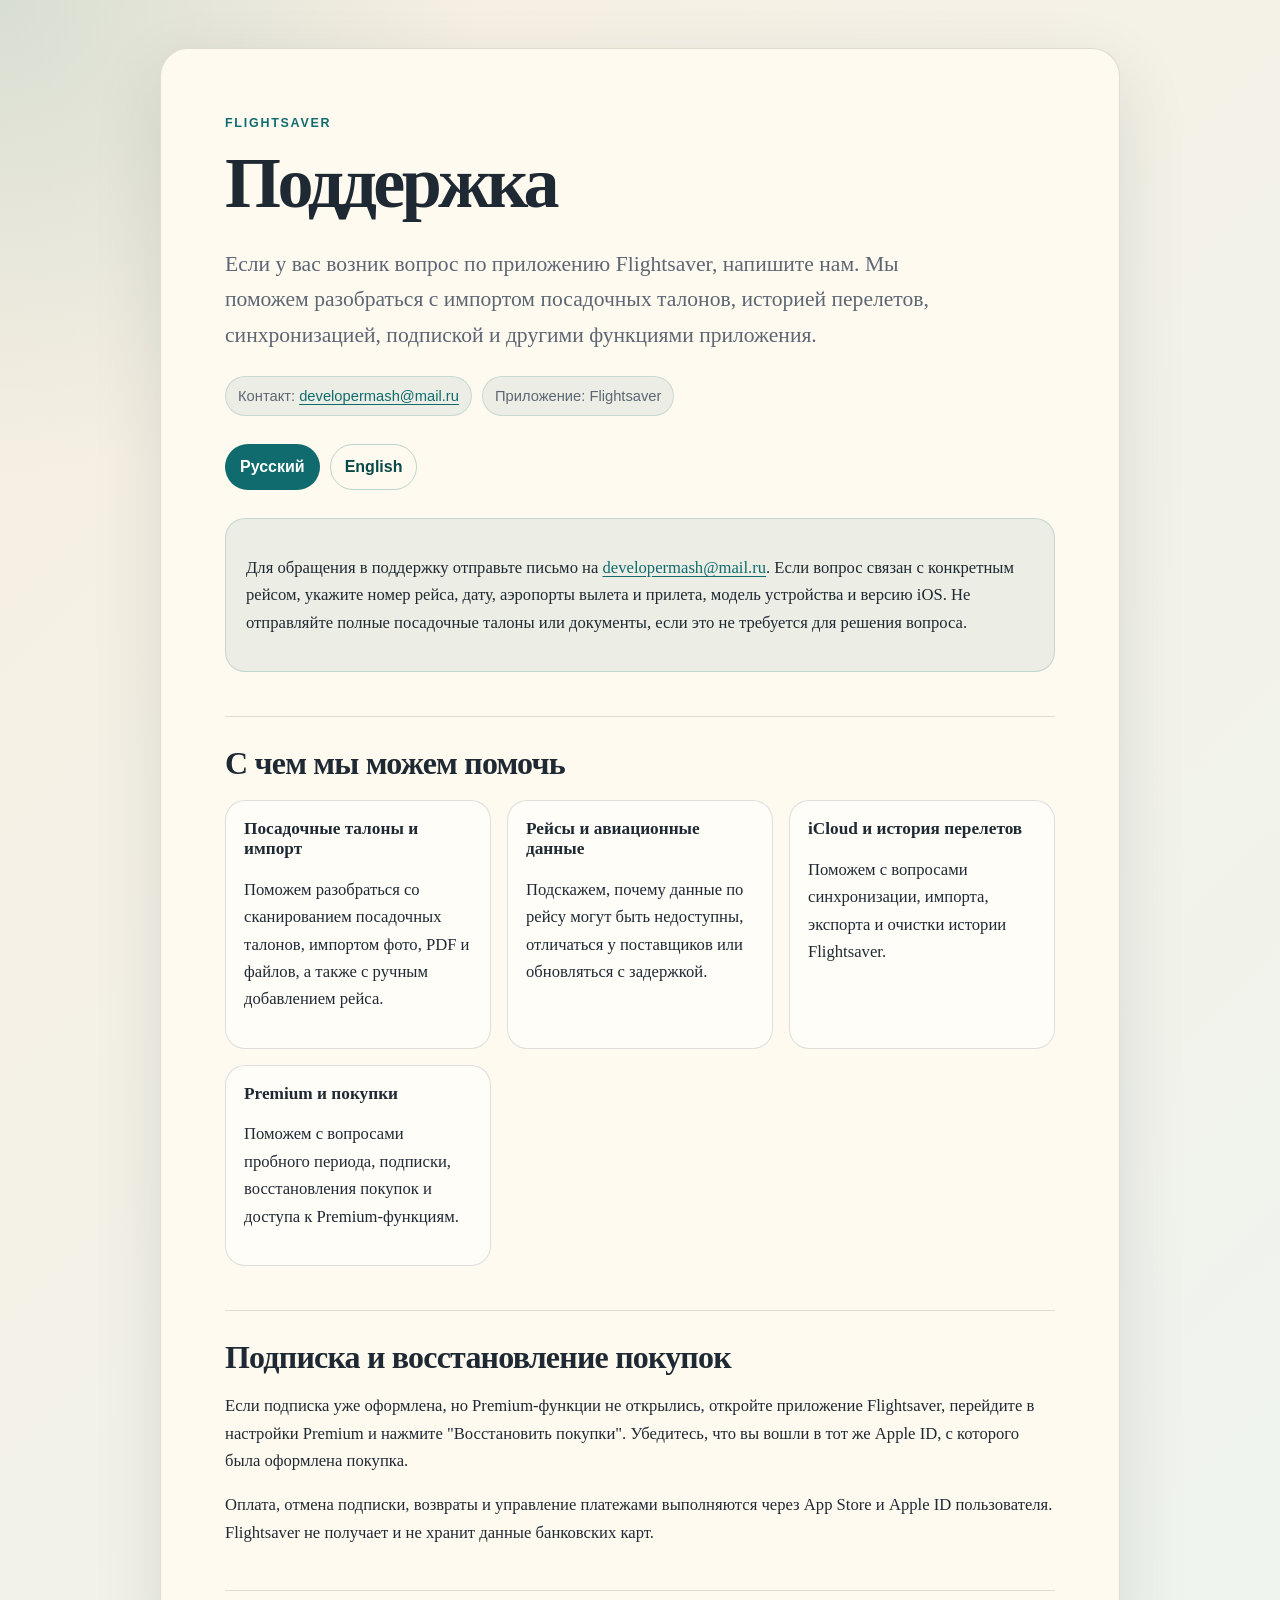
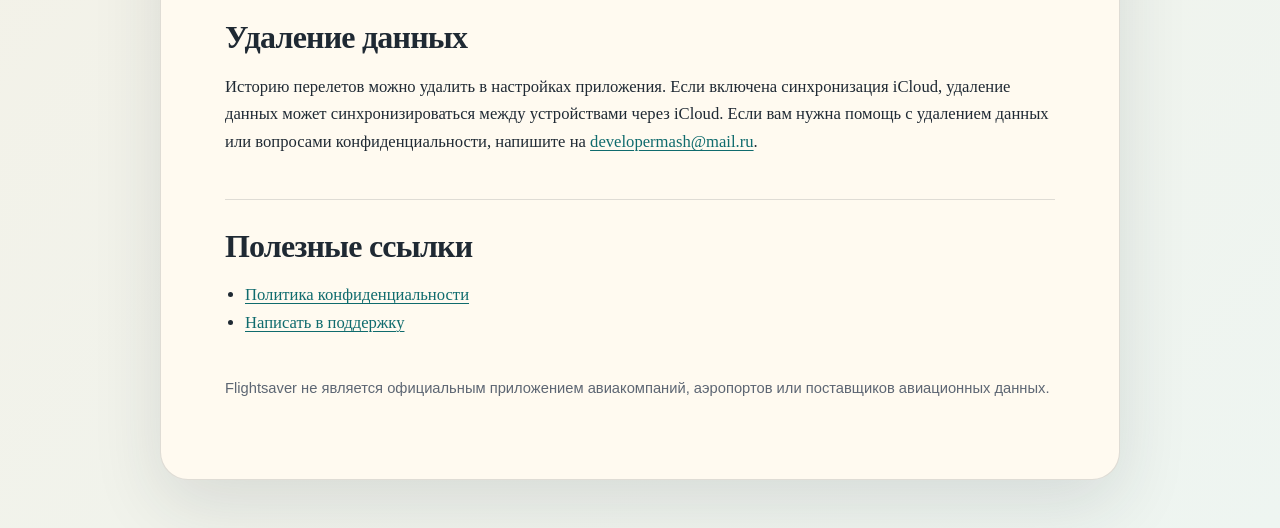
<file: support/ru/index.html>
<!doctype html>
<html lang="ru">
<head>
    <meta charset="utf-8">
    <meta name="viewport" content="width=device-width, initial-scale=1">
    <title>Поддержка Flightsaver</title>
    <meta name="description" content="Страница поддержки мобильного приложения Flightsaver.">
    <link rel="stylesheet" href="../../assets/styles.css">
</head>
<body>
    <main class="page">
        <article class="document">
            <p class="eyebrow">Flightsaver</p>
            <h1>Поддержка</h1>
            <p class="lead">Если у вас возник вопрос по приложению Flightsaver, напишите нам. Мы поможем разобраться с импортом посадочных талонов, историей перелетов, синхронизацией, подпиской и другими функциями приложения.</p>
            <div class="meta">
                <span>Контакт: <a href="mailto:developermash@mail.ru">developermash@mail.ru</a></span>
                <span>Приложение: Flightsaver</span>
            </div>
            <nav class="language-switch" aria-label="Выбор языка">
                <a href="./" aria-current="page">Русский</a>
                <a href="../en/">English</a>
            </nav>

            <section class="notice">
                <p>Для обращения в поддержку отправьте письмо на <a href="mailto:developermash@mail.ru">developermash@mail.ru</a>. Если вопрос связан с конкретным рейсом, укажите номер рейса, дату, аэропорты вылета и прилета, модель устройства и версию iOS. Не отправляйте полные посадочные талоны или документы, если это не требуется для решения вопроса.</p>
            </section>

            <section>
                <h2>С чем мы можем помочь</h2>
                <div class="section-grid">
                    <div class="card">
                        <h3>Посадочные талоны и импорт</h3>
                        <p>Поможем разобраться со сканированием посадочных талонов, импортом фото, PDF и файлов, а также с ручным добавлением рейса.</p>
                    </div>
                    <div class="card">
                        <h3>Рейсы и авиационные данные</h3>
                        <p>Подскажем, почему данные по рейсу могут быть недоступны, отличаться у поставщиков или обновляться с задержкой.</p>
                    </div>
                    <div class="card">
                        <h3>iCloud и история перелетов</h3>
                        <p>Поможем с вопросами синхронизации, импорта, экспорта и очистки истории Flightsaver.</p>
                    </div>
                    <div class="card">
                        <h3>Premium и покупки</h3>
                        <p>Поможем с вопросами пробного периода, подписки, восстановления покупок и доступа к Premium-функциям.</p>
                    </div>
                </div>
            </section>

            <section>
                <h2>Подписка и восстановление покупок</h2>
                <p>Если подписка уже оформлена, но Premium-функции не открылись, откройте приложение Flightsaver, перейдите в настройки Premium и нажмите "Восстановить покупки". Убедитесь, что вы вошли в тот же Apple ID, с которого была оформлена покупка.</p>
                <p>Оплата, отмена подписки, возвраты и управление платежами выполняются через App Store и Apple ID пользователя. Flightsaver не получает и не хранит данные банковских карт.</p>
            </section>

            <section>
                <h2>Удаление данных</h2>
                <p>Историю перелетов можно удалить в настройках приложения. Если включена синхронизация iCloud, удаление данных может синхронизироваться между устройствами через iCloud. Если вам нужна помощь с удалением данных или вопросами конфиденциальности, напишите на <a href="mailto:developermash@mail.ru">developermash@mail.ru</a>.</p>
            </section>

            <section>
                <h2>Полезные ссылки</h2>
                <ul>
                    <li><a href="../../privacy/ru/">Политика конфиденциальности</a></li>
                    <li><a href="mailto:developermash@mail.ru">Написать в поддержку</a></li>
                </ul>
            </section>

            <p class="footer">Flightsaver не является официальным приложением авиакомпаний, аэропортов или поставщиков авиационных данных.</p>
        </article>
    </main>
</body>
</html>
</file>
<file: assets/styles.css>
:root {
    color-scheme: light;
    --bg: #f5f1e8;
    --paper: #fffaf0;
    --ink: #1f2933;
    --muted: #5d6673;
    --accent: #0f6b6d;
    --accent-dark: #09494a;
    --line: rgba(31, 41, 51, 0.14);
    --shadow: 0 24px 70px rgba(31, 41, 51, 0.12);
}

* {
    box-sizing: border-box;
}

body {
    margin: 0;
    background:
        radial-gradient(circle at top left, rgba(15, 107, 109, 0.13), transparent 30rem),
        linear-gradient(135deg, #f7efe1 0%, #eef5f1 100%);
    color: var(--ink);
    font-family: Georgia, "Times New Roman", serif;
    line-height: 1.65;
}

a {
    color: var(--accent);
    text-decoration-thickness: 0.08em;
    text-underline-offset: 0.18em;
}

a:hover {
    color: var(--accent-dark);
}

.page {
    width: min(960px, calc(100% - 32px));
    margin: 0 auto;
    padding: 48px 0;
}

.document {
    background: var(--paper);
    border: 1px solid var(--line);
    border-radius: 28px;
    box-shadow: var(--shadow);
    padding: clamp(28px, 6vw, 64px);
}

.eyebrow {
    color: var(--accent);
    font-family: "Helvetica Neue", Helvetica, Arial, sans-serif;
    font-size: 0.78rem;
    font-weight: 700;
    letter-spacing: 0.14em;
    margin: 0 0 8px;
    text-transform: uppercase;
}

h1,
h2,
h3 {
    line-height: 1.16;
}

h1 {
    font-size: clamp(2.2rem, 6vw, 4.5rem);
    letter-spacing: -0.05em;
    margin: 0 0 16px;
}

h2 {
    border-top: 1px solid var(--line);
    font-size: clamp(1.35rem, 3vw, 2rem);
    letter-spacing: -0.025em;
    margin: 44px 0 14px;
    padding-top: 28px;
}

h3 {
    font-size: 1.08rem;
    margin: 24px 0 8px;
}

p,
li {
    font-size: 1.04rem;
}

.lead {
    color: var(--muted);
    font-size: clamp(1.12rem, 2.6vw, 1.35rem);
    max-width: 760px;
}

.meta {
    color: var(--muted);
    display: flex;
    flex-wrap: wrap;
    font-family: "Helvetica Neue", Helvetica, Arial, sans-serif;
    font-size: 0.92rem;
    gap: 10px;
    margin: 22px 0 0;
}

.meta span {
    background: rgba(15, 107, 109, 0.08);
    border: 1px solid rgba(15, 107, 109, 0.16);
    border-radius: 999px;
    padding: 7px 12px;
}

.language-switch {
    display: flex;
    flex-wrap: wrap;
    gap: 10px;
    margin: 28px 0 0;
}

.language-switch a {
    border: 1px solid rgba(15, 107, 109, 0.28);
    border-radius: 999px;
    color: var(--accent-dark);
    display: inline-flex;
    font-family: "Helvetica Neue", Helvetica, Arial, sans-serif;
    font-weight: 700;
    padding: 9px 14px;
    text-decoration: none;
}

.language-switch a[aria-current="page"] {
    background: var(--accent);
    color: #fff;
}

.notice {
    background: rgba(15, 107, 109, 0.08);
    border: 1px solid rgba(15, 107, 109, 0.18);
    border-radius: 20px;
    margin: 28px 0;
    padding: 18px 20px;
}

ul {
    padding-left: 1.25rem;
}

.section-grid {
    display: grid;
    gap: 16px;
    grid-template-columns: repeat(auto-fit, minmax(230px, 1fr));
    margin: 18px 0;
}

.card {
    background: rgba(255, 255, 255, 0.56);
    border: 1px solid var(--line);
    border-radius: 20px;
    padding: 18px;
}

.card h3 {
    margin-top: 0;
}

.footer {
    color: var(--muted);
    font-family: "Helvetica Neue", Helvetica, Arial, sans-serif;
    font-size: 0.92rem;
    margin-top: 40px;
}

@media (max-width: 640px) {
    .page {
        width: min(100% - 20px, 960px);
        padding: 20px 0;
    }

    .document {
        border-radius: 22px;
        padding: 24px 18px;
    }

    p,
    li {
        font-size: 1rem;
    }
}
</file>
